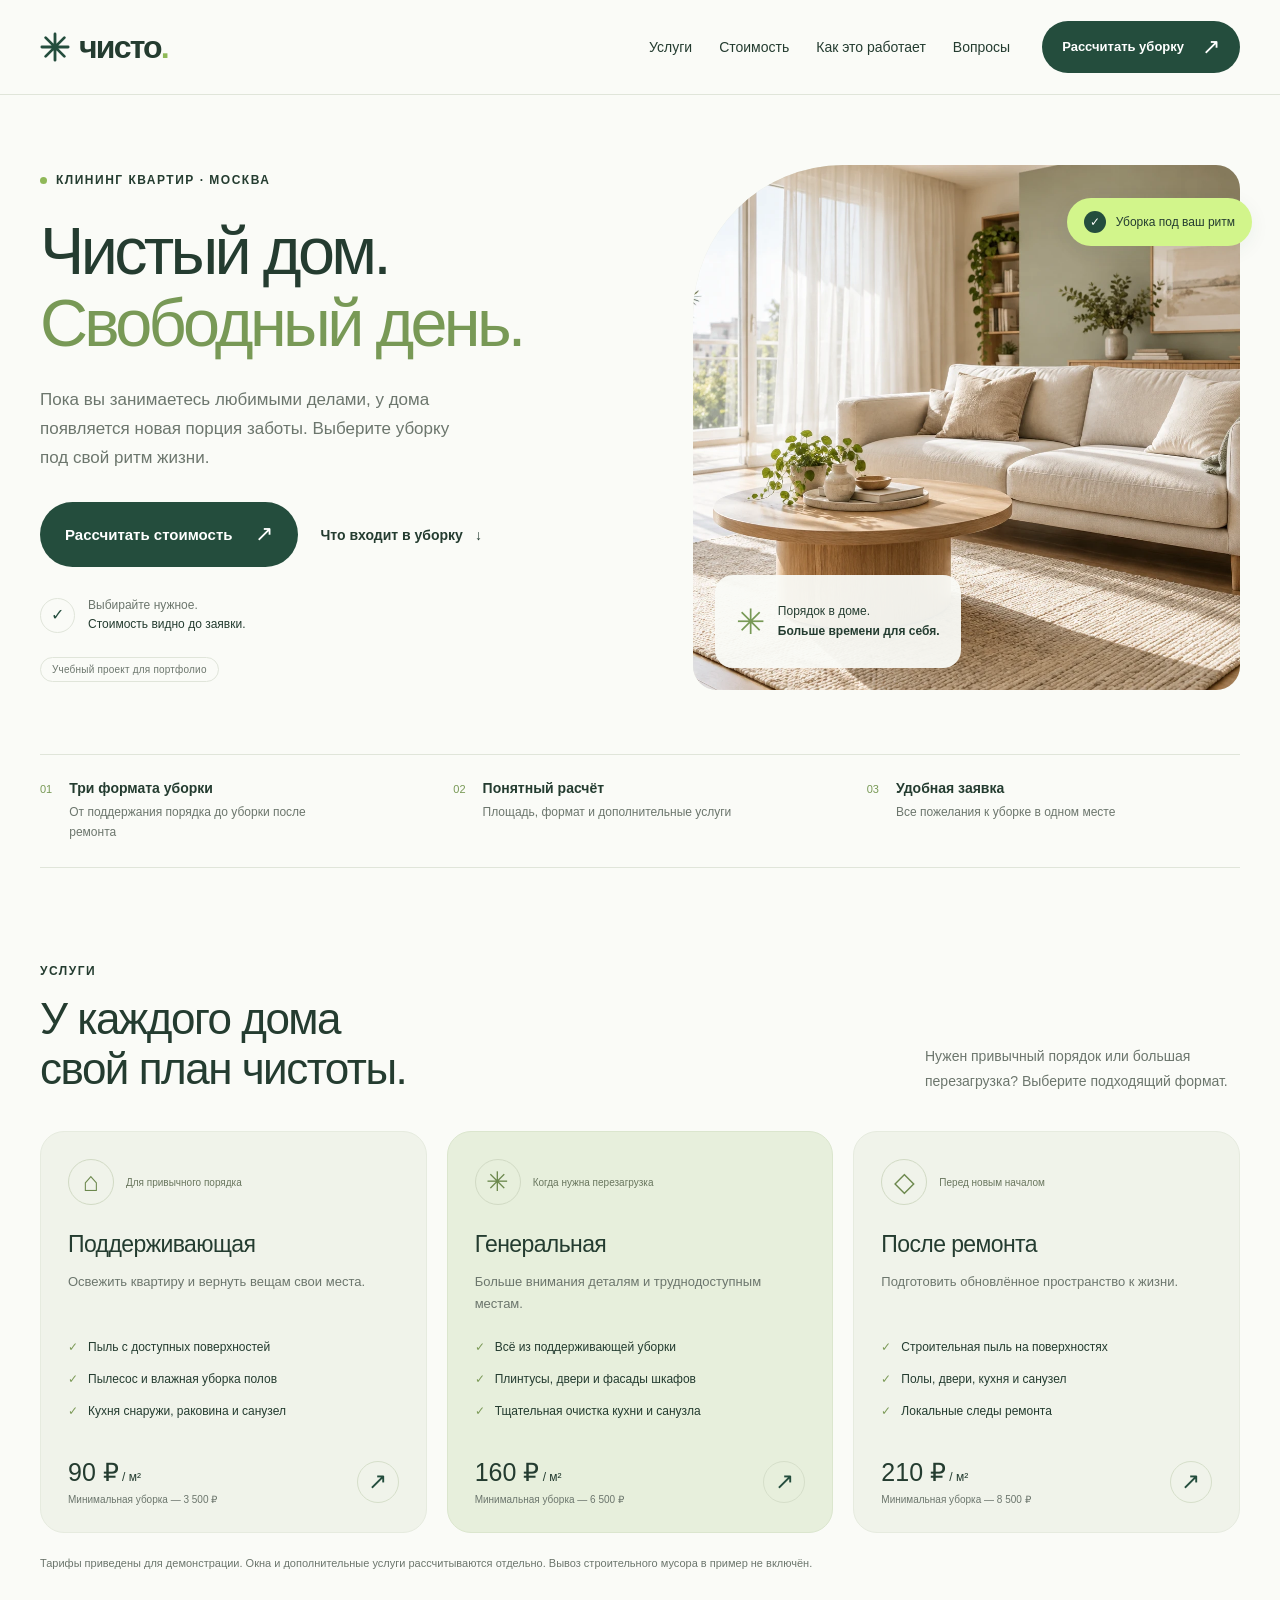
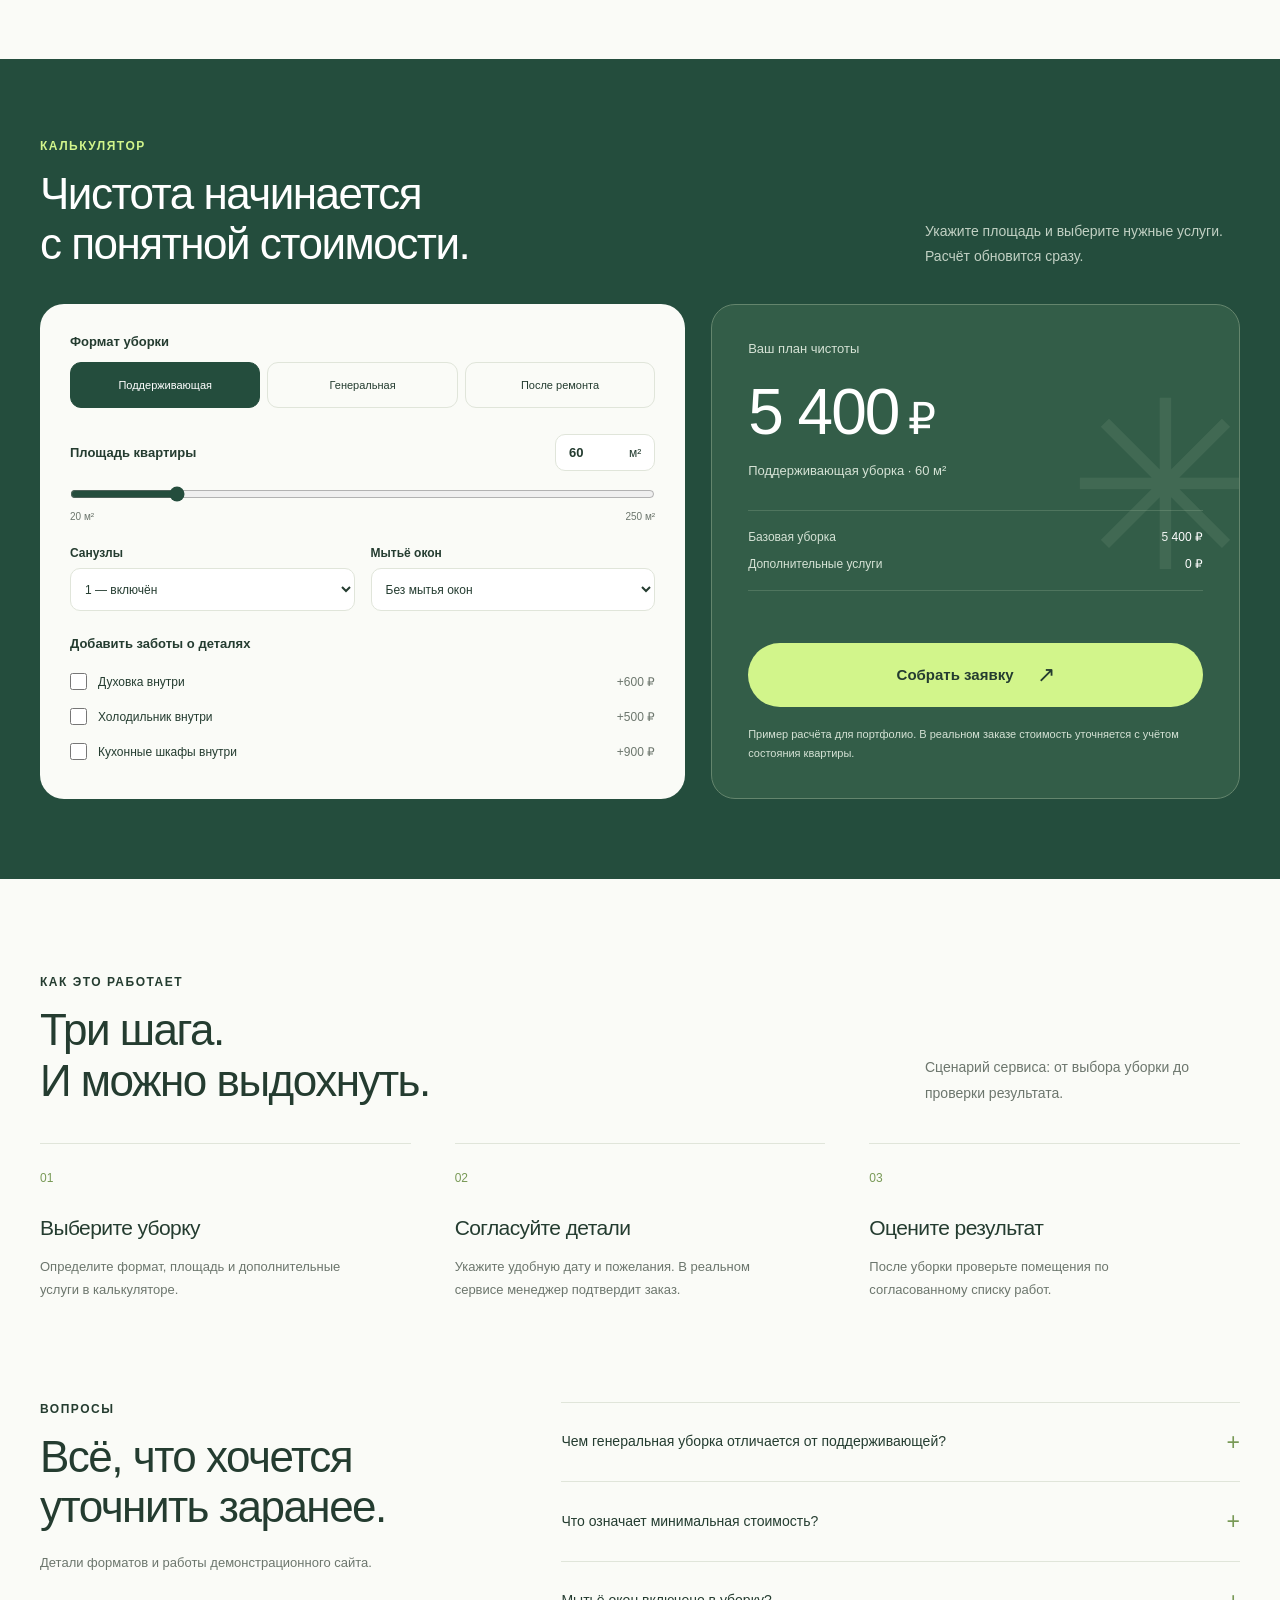
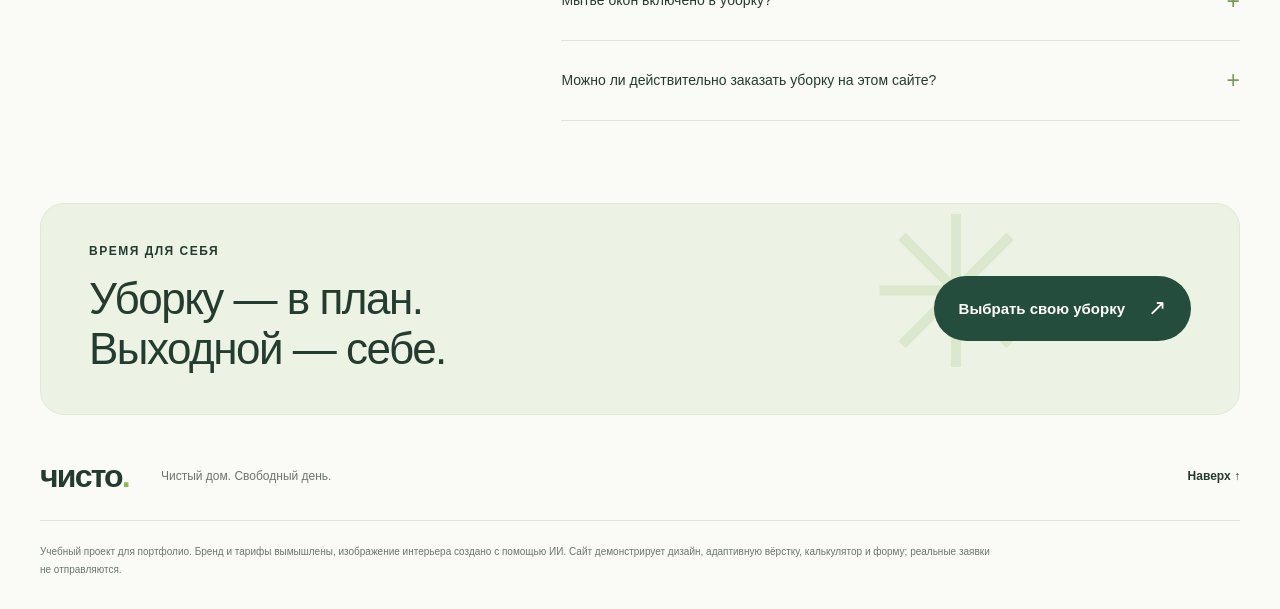
<file: index.html>
<!DOCTYPE html>
<html lang="ru">
<head>
  <meta charset="UTF-8">
  <meta name="viewport" content="width=device-width, initial-scale=1">
  <meta name="description" content="Чисто — демонстрационный сайт клининга. Выберите формат уборки, рассчитайте стоимость и попробуйте форму заявки.">
  <meta name="theme-color" content="#244d3d">
  <title>Чисто — чистый дом, свободный день</title>
  <link rel="icon" href="assets/favicon.svg" type="image/svg+xml">
  <link rel="stylesheet" href="styles.css">
  <script src="calculator.js" defer></script>
  <script src="script.js" defer></script>
</head>
<body>
  <a class="skip-link" href="#main">Перейти к содержимому</a>
  <header class="header">
    <div class="container header-inner">
      <a class="logo" href="#" aria-label="Чисто — на главную"><svg viewBox="0 0 32 32" aria-hidden="true"><path d="M16 2v28M2 16h28M6 6l20 20M6 26 26 6"/></svg>чисто<span>.</span></a>
      <nav id="navigation" class="navigation" aria-label="Основная навигация">
        <a href="#services">Услуги</a><a href="#cost">Стоимость</a><a href="#process">Как это работает</a><a href="#faq">Вопросы</a>
      </nav>
      <a class="button button-small header-cta" href="#cost">Рассчитать уборку <span aria-hidden="true">↗</span></a>
      <button class="menu-toggle" id="menu-toggle" type="button" aria-controls="navigation" aria-expanded="false" aria-label="Открыть меню"><span></span><span></span></button>
    </div>
  </header>

  <main id="main">
    <!-- HTML описывает содержание и структуру страницы. Оформление — в styles.css. -->
    <section class="hero container" aria-labelledby="hero-title">
      <div class="hero-copy">
        <span class="eyebrow"><span class="status-dot"></span> Клининг квартир · Москва</span>
        <h1 id="hero-title">Чистый дом.<br><span>Свободный день.</span></h1>
        <p class="hero-description">Пока вы занимаетесь любимыми делами, у дома появляется новая порция заботы. Выберите уборку под свой ритм жизни.</p>
        <div class="hero-actions"><a class="button" href="#cost">Рассчитать стоимость <span aria-hidden="true">↗</span></a><a class="text-link" href="#services">Что входит в уборку <span aria-hidden="true">↓</span></a></div>
        <div class="hero-note"><span class="note-mark" aria-hidden="true">✓</span><p>Выбирайте нужное.<br><strong>Стоимость видно до заявки.</strong></p></div>
        <span class="demo-badge">Учебный проект для портфолио</span>
      </div>
      <div class="hero-visual">
        <img class="hero-image" src="assets/clean-home.webp" width="1536" height="1024" alt="Светлая гостиная с кремовым диваном, деревянным столиком и растением" fetchpriority="high">
        <div class="image-label"><span class="label-spark" aria-hidden="true">✳</span><div>Порядок в доме.<br><strong>Больше времени для себя.</strong></div></div>
        <div class="floating-tag"><span aria-hidden="true">✓</span> Уборка под ваш ритм</div>
      </div>
    </section>

    <div class="container benefit-strip" aria-label="Особенности сервиса">
      <div><span class="benefit-number">01</span><p><strong>Три формата уборки</strong><span>От поддержания порядка до уборки после ремонта</span></p></div>
      <div><span class="benefit-number">02</span><p><strong>Понятный расчёт</strong><span>Площадь, формат и дополнительные услуги</span></p></div>
      <div><span class="benefit-number">03</span><p><strong>Удобная заявка</strong><span>Все пожелания к уборке в одном месте</span></p></div>
    </div>

    <section id="services" class="section container" aria-labelledby="services-title">
      <div class="section-heading"><div><p class="eyebrow">Услуги</p><h2 id="services-title">У каждого дома<br>свой план чистоты.</h2></div><p>Нужен привычный порядок или большая перезагрузка? Выберите подходящий формат.</p></div>
      <div class="services-grid">
        <article class="service-card"><div class="service-top"><span class="service-icon" aria-hidden="true">⌂</span><span class="service-tag">Для привычного порядка</span></div><h3>Поддерживающая</h3><p class="service-description">Освежить квартиру и вернуть вещам свои места.</p><ul class="check-list"><li>Пыль с доступных поверхностей</li><li>Пылесос и влажная уборка полов</li><li>Кухня снаружи, раковина и санузел</li></ul><div class="service-bottom"><p><strong>90 ₽</strong> / м²<span>Минимальная уборка — 3 500 ₽</span></p><button class="circle-button" type="button" data-service="regular" aria-label="Рассчитать поддерживающую уборку">↗</button></div></article>
        <article class="service-card featured"><div class="service-top"><span class="service-icon" aria-hidden="true">✳</span><span class="service-tag">Когда нужна перезагрузка</span></div><h3>Генеральная</h3><p class="service-description">Больше внимания деталям и труднодоступным местам.</p><ul class="check-list"><li>Всё из поддерживающей уборки</li><li>Плинтусы, двери и фасады шкафов</li><li>Тщательная очистка кухни и санузла</li></ul><div class="service-bottom"><p><strong>160 ₽</strong> / м²<span>Минимальная уборка — 6 500 ₽</span></p><button class="circle-button" type="button" data-service="general" aria-label="Рассчитать генеральную уборку">↗</button></div></article>
        <article class="service-card"><div class="service-top"><span class="service-icon" aria-hidden="true">◇</span><span class="service-tag">Перед новым началом</span></div><h3>После ремонта</h3><p class="service-description">Подготовить обновлённое пространство к жизни.</p><ul class="check-list"><li>Строительная пыль на поверхностях</li><li>Полы, двери, кухня и санузел</li><li>Локальные следы ремонта</li></ul><div class="service-bottom"><p><strong>210 ₽</strong> / м²<span>Минимальная уборка — 8 500 ₽</span></p><button class="circle-button" type="button" data-service="renovation" aria-label="Рассчитать уборку после ремонта">↗</button></div></article>
      </div>
      <p class="section-footnote">Тарифы приведены для демонстрации. Окна и дополнительные услуги рассчитываются отдельно. Вывоз строительного мусора в пример не включён.</p>
    </section>

    <section id="cost" class="cost-section" aria-labelledby="cost-title">
      <div class="container">
        <div class="section-heading cost-heading"><div><p class="eyebrow">Калькулятор</p><h2 id="cost-title">Чистота начинается<br>с понятной стоимости.</h2></div><p>Укажите площадь и выберите нужные услуги. Расчёт обновится сразу.</p></div>
        <div class="calculator-grid">
          <form id="calculator" class="calculator-panel" novalidate>
            <fieldset><legend>Формат уборки</legend><div class="service-options"><label><input type="radio" name="cleaning" value="regular" checked><span>Поддерживающая</span></label><label><input type="radio" name="cleaning" value="general"><span>Генеральная</span></label><label><input type="radio" name="cleaning" value="renovation"><span>После ремонта</span></label></div></fieldset>
            <div class="area-heading"><label for="area">Площадь квартиры</label><div class="number-with-unit"><input id="area" name="area" type="number" min="20" max="250" step="1" value="60" inputmode="numeric" aria-describedby="area-help calc-error"><span>м²</span></div></div>
            <input id="area-range" type="range" min="20" max="250" step="1" value="60" aria-label="Площадь квартиры в квадратных метрах">
            <div id="area-help" class="range-labels"><span>20 м²</span><span>250 м²</span></div>
            <div class="count-fields"><div><label for="bathrooms">Санузлы</label><select id="bathrooms" name="bathrooms"><option value="1">1 — включён</option><option value="2">2 · +700 ₽</option><option value="3">3 · +1 400 ₽</option><option value="4">4 · +2 100 ₽</option></select></div><div><label for="windows">Мытьё окон</label><select id="windows" name="windows"><option value="0">Без мытья окон</option><option value="1">1 окно · +500 ₽</option><option value="2">2 окна · +1 000 ₽</option><option value="3">3 окна · +1 500 ₽</option><option value="4">4 окна · +2 000 ₽</option><option value="5">5 окон · +2 500 ₽</option><option value="6">6 окон · +3 000 ₽</option></select></div></div>
            <fieldset class="extras-fieldset"><legend>Добавить заботы о деталях</legend><label class="extra-option"><input type="checkbox" name="extra" value="oven"><span>Духовка внутри</span><strong>+600 ₽</strong></label><label class="extra-option"><input type="checkbox" name="extra" value="fridge"><span>Холодильник внутри</span><strong>+500 ₽</strong></label><label class="extra-option"><input type="checkbox" name="extra" value="cabinets"><span>Кухонные шкафы внутри</span><strong>+900 ₽</strong></label></fieldset>
            <p id="calc-error" class="error-message" role="status" hidden></p>
          </form>
          <aside class="quote-panel" aria-label="Результат расчёта">
            <span class="quote-label">Ваш план чистоты</span><div class="quote-amount" aria-live="polite" aria-atomic="true"><span id="quote-total">5 400</span><span class="currency"> ₽</span></div><p id="quote-description">Поддерживающая уборка · 60 м²</p>
            <dl class="quote-breakdown"><div><dt>Базовая уборка</dt><dd id="quote-base">5 400 ₽</dd></div><div><dt>Дополнительные услуги</dt><dd id="quote-extras">0 ₽</dd></div></dl>
            <p id="minimum-note" class="minimum-note" hidden>Учтена минимальная стоимость уборки.</p>
            <button id="quote-request" class="button button-lime js-request" type="button">Собрать заявку <span aria-hidden="true">↗</span></button>
            <p class="quote-disclaimer">Пример расчёта для портфолио. В реальном заказе стоимость уточняется с учётом состояния квартиры.</p>
            <div class="quote-decoration" aria-hidden="true">✳</div>
          </aside>
        </div>
      </div>
    </section>

    <section id="process" class="section container" aria-labelledby="process-title">
      <div class="section-heading"><div><p class="eyebrow">Как это работает</p><h2 id="process-title">Три шага.<br>И можно выдохнуть.</h2></div><p>Сценарий сервиса: от выбора уборки до проверки результата.</p></div>
      <ol class="steps"><li><span class="step-number">01</span><h3>Выберите уборку</h3><p>Определите формат, площадь и дополнительные услуги в калькуляторе.</p></li><li><span class="step-number">02</span><h3>Согласуйте детали</h3><p>Укажите удобную дату и пожелания. В реальном сервисе менеджер подтвердит заказ.</p></li><li><span class="step-number">03</span><h3>Оцените результат</h3><p>После уборки проверьте помещения по согласованному списку работ.</p></li></ol>
    </section>

    <section id="faq" class="faq-section container" aria-labelledby="faq-title"><div class="faq-heading"><p class="eyebrow">Вопросы</p><h2 id="faq-title">Всё, что хочется<br>уточнить заранее.</h2><p>Детали форматов и работы демонстрационного сайта.</p></div><div class="faq-list">
      <details><summary>Чем генеральная уборка отличается от поддерживающей?<span aria-hidden="true">+</span></summary><p>В этом примере поддерживающая уборка охватывает доступные поверхности, полы, кухню снаружи и санузел. Генеральная дополнительно включает плинтусы, двери, фасады шкафов и более тщательную очистку кухни и санузла.</p></details>
      <details><summary>Что означает минимальная стоимость?<span aria-hidden="true">+</span></summary><p>Базовая уборка рассчитывается по площади, но не может стоить меньше минимума выбранного формата. Затем к ней добавляются окна, дополнительные санузлы и выбранные услуги.</p></details>
      <details><summary>Мытьё окон включено в уборку?<span aria-hidden="true">+</span></summary><p>В демонстрационном расчёте окна оплачиваются отдельно — по 500 ₽ за окно. Выберите их количество в калькуляторе. Для реальной компании правила для разных размеров окон нужно уточнить отдельно.</p></details>
      <details><summary>Можно ли действительно заказать уборку на этом сайте?<span aria-hidden="true">+</span></summary><p>Это учебный проект, а «Чисто» — вымышленный бренд. Форма позволяет проверить сценарий, сформировать и скачать заявку. Данные не отправляются в компанию, и реальная уборка не бронируется.</p></details>
    </div></section>

    <section class="container closing-section"><div><p class="eyebrow">Время для себя</p><h2>Уборку — в план.<br>Выходной — себе.</h2></div><a class="button" href="#cost">Выбрать свою уборку <span aria-hidden="true">↗</span></a><span class="closing-spark" aria-hidden="true">✳</span></section>
  </main>
  <footer class="footer container"><div class="footer-top"><a class="logo" href="#">чисто<span>.</span></a><p>Чистый дом. Свободный день.</p><a class="text-link" href="#main">Наверх ↑</a></div><p class="footer-note">Учебный проект для портфолио. Бренд и тарифы вымышлены, изображение интерьера создано с помощью ИИ. Сайт демонстрирует дизайн, адаптивную вёрстку, калькулятор и форму; реальные заявки не отправляются.</p></footer>

  <dialog id="request-dialog" aria-labelledby="request-title">
    <div class="dialog-head"><div><p class="eyebrow">Ваш план чистоты</p><h2 id="request-title">Заявка на уборку</h2></div><button id="close-dialog" class="close-button" type="button" aria-label="Закрыть заявку">×</button></div>
    <p id="request-quote" class="request-quote"></p>
    <form id="request-form">
      <p class="demo-form-note">Демо-форма: данные не отправляются, уборка не бронируется.</p>
      <label for="customer-name">Как к вам обращаться</label><input id="customer-name" name="customer" autocomplete="given-name" required minlength="2" maxlength="60" placeholder="Ваше имя">
      <label for="customer-phone">Телефон</label><input id="customer-phone" name="phone" type="tel" autocomplete="tel" required maxlength="25" placeholder="+7 999 123-45-67" aria-describedby="phone-error"><span id="phone-error" class="error-message" hidden></span>
      <div class="form-row"><div><label for="request-date">Удобная дата</label><input id="request-date" name="date" type="date" required></div><div><label for="request-time">Время</label><select id="request-time" name="time"><option>10:00–14:00</option><option>14:00–18:00</option></select></div></div>
      <label for="request-comment">Пожелания <span class="optional">· необязательно</span></label><textarea id="request-comment" name="comment" rows="2" maxlength="400" placeholder="Например, особое внимание кухне"></textarea>
      <button class="button" type="submit">Сформировать демозаявку <span aria-hidden="true">↗</span></button>
    </form>
    <div id="request-result" class="request-result" hidden><span class="success-mark" aria-hidden="true">✓</span><h3>Заявка готова</h3><p>Это демонстрация. Скачайте текст, чтобы посмотреть состав заявки.</p><pre id="request-summary"></pre><button id="download-request" class="button" type="button">Скачать заявку ↓</button><button id="edit-request" class="text-link" type="button">Изменить данные</button></div>
  </dialog>
  <noscript><div class="noscript-note">Для калькулятора и демоформы включите JavaScript. Описание услуг доступно без него.</div></noscript>
</body>
</html>
</file>
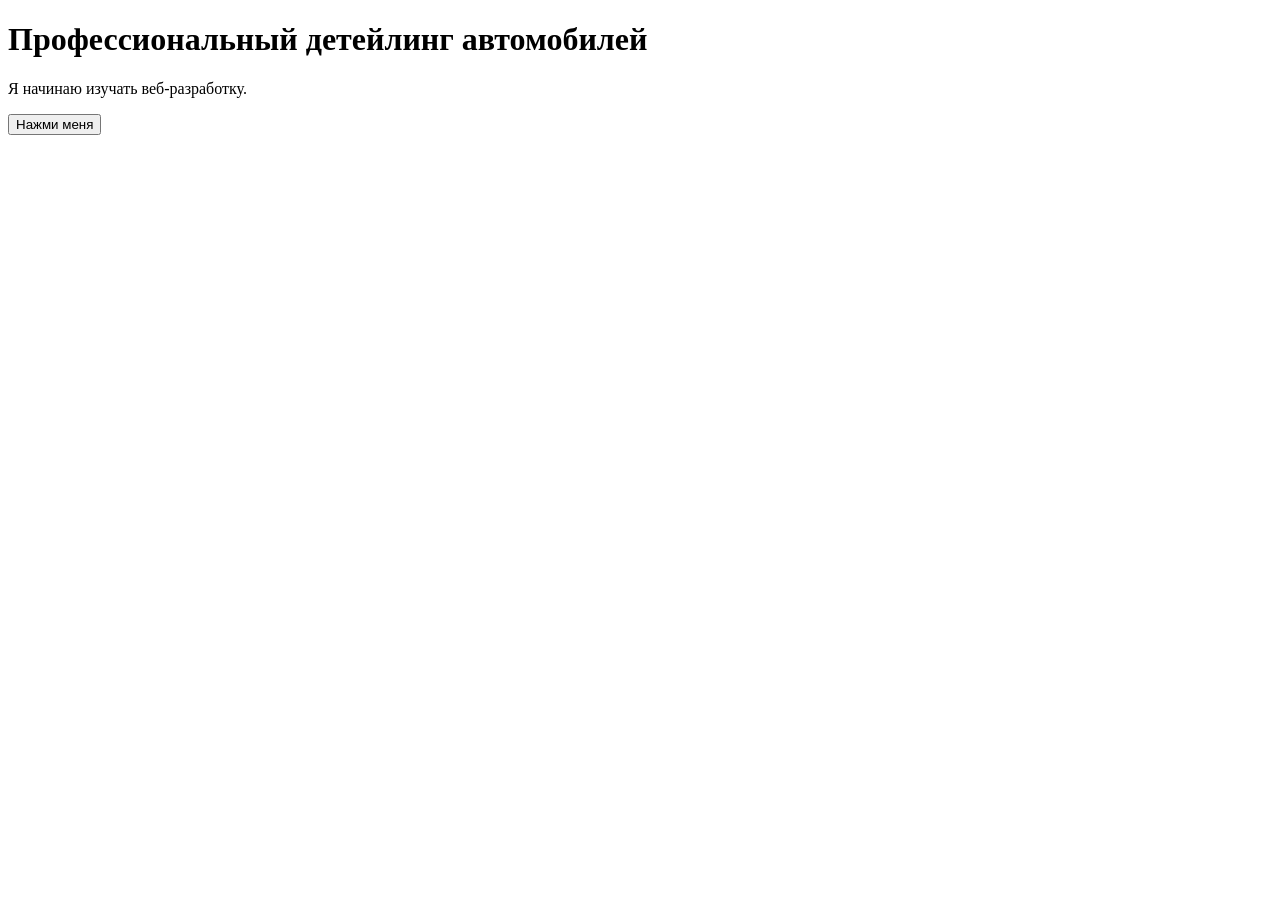
<file: original-index.html>
<!DOCTYPE html>
<html lang="ru">

<head>
    <meta charset="UTF-8">
    <title>Мой первый сайт</title>
</head>

<body>

    <h1>Профессиональный детейлинг автомобилей </h1>

    <p>Я начинаю изучать веб-разработку.</p>

    <button>Нажми меня</button>

</body>

</html>
</file>
<file: styles.css>
/* CSS отвечает за внешний вид. Начни изучение с цветов, .hero и .button. */
:root { --ink:#243c30; --green:#244d3d; --muted:#6c766d; --lime:#d2f58b; --paper:#fafbf7; --line:#e0e5da; --radius:24px; }
* { box-sizing:border-box; }
html { scroll-behavior:smooth; scroll-padding-top:100px; }
body { margin:0; background:var(--paper); color:var(--ink); font-family:Arial,"Segoe UI",sans-serif; -webkit-font-smoothing:antialiased; }
button,input,select,textarea { font:inherit; }
button,a,input,select,textarea,summary { -webkit-tap-highlight-color:transparent; }
button { cursor:pointer; }
a { color:inherit; text-decoration:none; }
img { display:block; max-width:100%; }
h1,h2,h3,p { margin:0; }
ul,ol { margin:0; }
[hidden] { display:none !important; }
:focus-visible { outline:3px solid #86ac45; outline-offset:5px; }
.container { width:min(1200px,calc(100% - 80px)); margin-inline:auto; }
.skip-link { position:fixed; top:-80px; left:20px; z-index:100; background:var(--lime); padding:16px; border-radius:12px; }
.skip-link:focus { top:16px; }
.header { border-bottom:1px solid var(--line); background:var(--paper); }
.header-inner { min-height:94px; display:flex; align-items:center; gap:32px; }
.logo { display:inline-flex; align-items:center; font-size:32px; font-weight:700; letter-spacing:-1.8px; white-space:nowrap; }
.logo svg { width:30px; height:30px; margin-right:9px; stroke:var(--green); stroke-width:3; stroke-linecap:round; }
.logo>span { color:#8eb957; }
.navigation { display:flex; gap:27px; align-items:center; margin-left:auto; font-size:14px; }
.navigation a { transition:color .2s; }
.navigation a:hover { color:#6c8c3e; }
.button { display:inline-flex; align-items:center; justify-content:center; gap:23px; min-height:56px; padding:17px 24px; border:1px solid transparent; border-radius:100px; background:var(--green); color:white; font-size:15px; font-weight:600; line-height:1.3; transition:background .2s,transform .2s; }
.button:hover { background:#33634c; transform:translateY(-2px); }
.button:disabled { opacity:.5; cursor:not-allowed; transform:none; }
.button>span { font-size:22px; font-weight:400; }
.button-small { font-size:13px; min-height:46px; padding:11px 19px; gap:18px; }
.text-link { display:inline-flex; gap:12px; align-items:center; border:0; background:none; padding:4px 0; font-size:14px; font-weight:600; }
.text-link:hover { text-decoration:underline; text-underline-offset:5px; }
.menu-toggle { display:none; }
.hero { padding-top:54px; padding-bottom:48px; display:grid; grid-template-columns:1.12fr 1fr; align-items:center; gap:40px; }
.hero-copy { padding:24px 0; }
.eyebrow { display:flex; align-items:center; gap:9px; font-size:12px; font-weight:600; letter-spacing:1.5px; text-transform:uppercase; }
.status-dot { width:7px; height:7px; border-radius:50%; background:#8fb858; }
h1 { margin-top:29px; font-size:clamp(42px,5.2vw,69px); line-height:1.08; letter-spacing:-3.7px; font-weight:500; }
h1>span { color:#789956; }
.hero-description { max-width:440px; margin-top:26px; color:var(--muted); font-size:17px; line-height:1.7; }
.hero-actions { display:flex; gap:22px; flex-wrap:wrap; align-items:center; margin-top:30px; }
.hero-note { display:flex; align-items:center; gap:13px; margin-top:29px; font-size:12px; line-height:1.6; color:var(--muted); }
.hero-note strong { color:var(--ink); font-weight:500; }
.note-mark { display:grid; place-items:center; width:35px; height:35px; border:1px solid var(--line); border-radius:50%; color:var(--green); font-size:16px; }
.demo-badge { display:inline-block; margin-top:23px; padding:6px 11px; border:1px solid var(--line); border-radius:30px; font-size:10px; color:var(--muted); letter-spacing:.2px; }
.hero-visual { position:relative; min-width:0; height:525px; }
.hero-image { height:100%; width:100%; object-fit:cover; object-position:58% center; border-radius:150px 24px 24px 24px; background:#e9ecdf; }
.image-label { display:flex; align-items:center; gap:13px; position:absolute; bottom:22px; left:22px; right:22px; width:max-content; max-width:calc(100% - 44px); padding:17px 21px; border-radius:18px; background:rgba(250,251,247,.94); font-size:12px; line-height:1.7; }
.label-spark { font-size:35px; color:#789956; }
.image-label strong { font-weight:600; }
.floating-tag { position:absolute; right:-12px; top:33px; display:flex; align-items:center; gap:10px; padding:13px 17px; border-radius:100px; font-size:12px; background:var(--lime); color:var(--ink); box-shadow:0 5px 20px #244d3d10; }
.floating-tag>span { display:grid; place-items:center; width:22px; height:22px; background:var(--green); color:white; border-radius:50%; }
.benefit-strip { display:grid; grid-template-columns:repeat(3,1fr); gap:40px; border-block:1px solid var(--line); padding-block:25px; }
.benefit-strip>div { display:flex; gap:17px; align-items:flex-start; }
.benefit-number { font-size:11px; color:#789956; padding-top:3px; }
.benefit-strip strong { display:block; font-size:14px; font-weight:600; margin-bottom:7px; }
.benefit-strip p>span { display:block; max-width:260px; font-size:12px; line-height:1.6; color:var(--muted); }
.section { padding-top:96px; padding-bottom:86px; }
.section-heading { display:flex; justify-content:space-between; gap:30px; align-items:flex-end; margin-bottom:37px; }
.section-heading h2,.faq-heading h2 { margin-top:16px; }
h2 { font-weight:500; font-size:clamp(29px,3.6vw,44px); line-height:1.14; letter-spacing:-1.5px; }
.section-heading>p { max-width:315px; font-size:14px; line-height:1.8; color:var(--muted); }
.services-grid { display:grid; grid-template-columns:repeat(3,1fr); gap:20px; }
.service-card { background:#f0f3ea; border:1px solid #e6ebdf; border-radius:var(--radius); padding:27px; display:flex; flex-direction:column; }
.service-card.featured { background:#e7efdc; border-color:#dbe6ce; }
.service-top { display:flex; align-items:center; gap:12px; margin-bottom:26px; }
.service-icon { display:grid; place-items:center; width:46px; height:46px; border:1px solid #d1dac4; border-radius:50%; font-size:27px; color:#6c884d; flex-shrink:0; }
.service-tag { font-size:10px; line-height:1.5; color:#69765e; }
h3 { font-size:23px; letter-spacing:-.6px; font-weight:500; }
.service-description { margin-top:13px; margin-bottom:21px; min-height:46px; font-size:13px; line-height:1.7; color:var(--muted); }
.check-list { list-style:none; padding:0; font-size:12px; line-height:1.65; }
.check-list li { position:relative; padding-left:20px; margin-bottom:12px; }
.check-list li:before { content:'✓'; position:absolute; left:0; color:#7c9a58; }
.service-bottom { display:flex; justify-content:space-between; align-items:center; gap:8px; padding-top:25px; margin-top:auto; }
.service-bottom p { font-size:12px; }
.service-bottom strong { font-size:25px; font-weight:500; }
.service-bottom p>span { display:block; margin-top:7px; font-size:10px; color:var(--muted); }
.circle-button { border:1px solid #d6dfca; border-radius:50%; width:42px; height:42px; background:transparent; color:var(--green); font-size:23px; flex-shrink:0; transition:background .2s; }
.circle-button:hover { background:var(--lime); }
.section-footnote { margin-top:21px; font-size:11px; color:var(--muted); line-height:1.7; max-width:820px; }
.cost-section { background:var(--green); color:white; padding:80px 0; }
.cost-heading { margin-bottom:35px; }
.cost-heading .eyebrow { color:var(--lime); }
.cost-heading>p { color:#c2d1c4; }
.calculator-grid { display:grid; grid-template-columns:1.22fr 1fr; gap:26px; align-items:stretch; }
.calculator-panel { background:var(--paper); color:var(--ink); border-radius:var(--radius); padding:30px; }
fieldset { border:0; padding:0; margin:0; min-width:0; }
legend { font-size:13px; font-weight:600; margin-bottom:13px; padding:0; }
.service-options { display:flex; gap:7px; }
.service-options label { flex:1; cursor:pointer; }
.service-options input { position:absolute; opacity:0; width:1px; height:1px; }
.service-options span { display:flex; justify-content:center; align-items:center; text-align:center; min-height:46px; padding:9px; font-size:11px; border:1px solid var(--line); border-radius:11px; transition:background .2s; }
.service-options input:checked+span { background:var(--green); color:white; border-color:var(--green); }
.service-options input:focus-visible+span { outline:3px solid #86ac45; outline-offset:3px; }
.area-heading { display:flex; align-items:center; justify-content:space-between; margin-top:26px; margin-bottom:15px; font-size:13px; font-weight:600; }
.number-with-unit { display:flex; align-items:center; border:1px solid var(--line); border-radius:10px; background:white; padding-right:13px; }
.number-with-unit input { width:73px; border:0; background:transparent; padding:10px 8px 10px 13px; color:var(--ink); }
.number-with-unit span { font-weight:400; font-size:12px; }
input[type=range] { display:block; width:100%; accent-color:var(--green); cursor:pointer; margin:0; }
.range-labels { display:flex; justify-content:space-between; color:var(--muted); font-size:10px; margin-top:9px; }
.count-fields { display:grid; grid-template-columns:1fr 1fr; gap:16px; margin-top:24px; }
.count-fields label { display:block; font-size:12px; font-weight:600; margin-bottom:8px; }
select { width:100%; border:1px solid var(--line); border-radius:10px; background:white; padding:12px 10px; color:var(--ink); font-size:12px; min-height:43px; }
.extras-fieldset { margin-top:25px; }
.extra-option { display:flex; align-items:center; gap:11px; padding:9px 0; cursor:pointer; font-size:12px; }
.extra-option input { accent-color:var(--green); width:17px; height:17px; margin:0; }
.extra-option strong { margin-left:auto; font-weight:400; color:var(--muted); white-space:nowrap; }
.quote-panel { overflow:hidden; position:relative; background:#335d48; padding:36px; border:1px solid #64856d; border-radius:var(--radius); display:flex; flex-direction:column; }
.quote-label { font-size:13px; color:#d5e2d5; }
.quote-amount { position:relative; z-index:1; margin-top:21px; font-size:clamp(43px,5vw,64px); line-height:1.1; letter-spacing:-2px; font-weight:500; }
.currency { font-size:.68em; }
#quote-description { margin-top:15px; color:#d5e2d5; font-size:13px; }
.quote-breakdown { margin:32px 0 18px; border-block:1px solid #78998066; padding:19px 0; }
.quote-breakdown>div { display:flex; justify-content:space-between; gap:12px; font-size:12px; margin-bottom:13px; }
.quote-breakdown>div:last-child { margin-bottom:0; }
.quote-breakdown dt { color:#d5e2d5; }
.quote-breakdown dd { margin:0; white-space:nowrap; }
.minimum-note { font-size:11px; color:var(--lime); margin-bottom:18px; line-height:1.5; }
.button-lime { background:var(--lime); color:var(--ink); margin-top:auto; position:relative; z-index:1; }
.button-lime:hover { background:#dff7b7; }
.quote-disclaimer { position:relative; z-index:1; margin-top:18px; font-size:11px; color:#d5e2d5; line-height:1.7; }
.quote-decoration { position:absolute; right:-25px; top:65px; color:#9fbb9924; font-size:235px; line-height:1; pointer-events:none; }
.error-message { color:#a33123; font-size:12px; line-height:1.5; margin-top:11px; }
.steps { list-style:none; padding:0; display:grid; grid-template-columns:repeat(3,1fr); gap:44px; }
.steps li { border-top:1px solid var(--line); padding-top:24px; }
.step-number { font-size:12px; color:#789956; }
.steps h3 { font-size:21px; margin-top:30px; }
.steps p { margin-top:15px; font-size:13px; line-height:1.8; color:var(--muted); max-width:315px; }
.faq-section { display:grid; grid-template-columns:.85fr 1.25fr; gap:60px; padding-top:14px; padding-bottom:82px; }
.faq-heading>p:last-child { margin-top:20px; font-size:13px; color:var(--muted); line-height:1.7; }
.faq-list { border-top:1px solid var(--line); }
.faq-list details { border-bottom:1px solid var(--line); }
summary { list-style:none; display:flex; align-items:center; justify-content:space-between; gap:20px; padding:22px 0; font-size:14px; line-height:1.5; cursor:pointer; }
summary::-webkit-details-marker { display:none; }
summary>span { font-size:23px; color:#789956; transition:transform .2s; }
details[open] summary>span { transform:rotate(45deg); }
details>p { padding:0 30px 23px 0; color:var(--muted); font-size:13px; line-height:1.8; }
.closing-section { position:relative; overflow:hidden; display:flex; justify-content:space-between; align-items:center; gap:30px; background:#edf3e4; border:1px solid #e0e9d6; border-radius:var(--radius); padding:40px 48px; }
.closing-section h2 { margin-top:16px; }
.closing-section>.button { position:relative; z-index:1; }
.closing-spark { font-size:210px; color:#dce8cd; position:absolute; right:195px; top:-14px; line-height:1; pointer-events:none; }
.footer { padding-top:43px; padding-bottom:30px; }
.footer-top { display:flex; align-items:center; gap:32px; padding-bottom:25px; border-bottom:1px solid var(--line); }
.footer-top p { font-size:12px; color:var(--muted); }
.footer-top>.text-link { margin-left:auto; font-size:12px; }
.footer-note { max-width:960px; margin-top:22px; font-size:10px; line-height:1.8; color:var(--muted); }
dialog { width:min(540px,calc(100% - 28px)); max-height:calc(100dvh - 40px); border:0; border-radius:25px; padding:29px; color:var(--ink); background:var(--paper); box-shadow:0 25px 100px #14261b33; }
dialog::backdrop { background:#10271c99; backdrop-filter:blur(4px); }
.dialog-head { display:flex; justify-content:space-between; gap:15px; align-items:flex-start; }
.dialog-head .eyebrow { font-size:10px; }
.dialog-head h2 { font-size:29px; margin-top:10px; }
.close-button { border:1px solid var(--line); width:34px; height:34px; background:none; border-radius:50%; font-size:25px; color:var(--ink); flex-shrink:0; }
.request-quote { padding:14px 16px; border-radius:12px; background:#e9f0de; margin-top:20px; font-size:12px; line-height:1.6; }
.demo-form-note { font-size:11px; line-height:1.6; color:var(--muted); margin:14px 0 18px; }
#request-form>label,.form-row label { display:block; font-size:12px; font-weight:600; margin-top:15px; margin-bottom:7px; }
#request-form input,#request-form textarea { width:100%; min-height:43px; padding:12px; border:1px solid var(--line); border-radius:10px; color:var(--ink); background:white; font-size:13px; }
#request-form textarea { resize:vertical; }
.form-row { display:grid; grid-template-columns:1fr 1fr; gap:14px; }
.form-row>div { min-width:0; }
#request-form>.button { width:100%; margin-top:20px; font-size:13px; }
.optional { color:var(--muted); font-weight:400; font-size:11px; }
.success-mark { display:grid; place-items:center; width:45px; height:45px; border-radius:50%; background:var(--lime); margin:20px 0 15px; font-size:24px; }
.request-result>p { color:var(--muted); font-size:12px; line-height:1.7; margin-top:10px; }
.request-result pre { white-space:pre-wrap; overflow-wrap:anywhere; background:white; border:1px solid var(--line); border-radius:12px; padding:15px; font:12px/1.7 Arial,sans-serif; }
.request-result>.button { width:100%; }
.request-result>.text-link { display:flex; margin:14px auto 0; }
.noscript-note { padding:14px; text-align:center; background:var(--lime); font-size:12px; }

/* Адаптация: эти правила применяются при узком окне или на телефоне. */
@media(max-width:1100px) {
  .container { width:calc(100% - 48px); }
  .header-inner { gap:20px; }
  .navigation { gap:16px; font-size:12px; }
  .header-cta { gap:12px; font-size:11px; padding:10px 14px; }
  .hero { gap:26px; }
  h1 { font-size:clamp(42px,5.2vw,60px); letter-spacing:-2.7px; }
  .hero-visual { height:500px; }
  .hero-actions { gap:17px; }
  .hero-actions .button { font-size:13px; padding-inline:20px; }
  .hero-actions .text-link { font-size:12px; }
  .service-card { padding:22px; }
  .service-card h3 { font-size:21px; }
  .calculator-panel,.quote-panel { padding:26px; }
  .service-options span { font-size:10px; padding:8px 5px; }
  .faq-section { gap:35px; }
}
@media(max-width:800px) {
  html { scroll-padding-top:25px; }
  .header-inner { min-height:77px; position:relative; }
  .logo { font-size:29px; }
  .header-cta { margin-left:auto; }
  .menu-toggle { display:flex; flex-direction:column; justify-content:center; gap:6px; width:36px; height:36px; padding:7px; border:0; background:none; }
  .menu-toggle>span { height:2px; background:var(--green); width:22px; }
  .navigation { display:none; position:absolute; top:77px; left:-24px; right:-24px; z-index:10; padding:22px 24px; background:var(--paper); border-bottom:1px solid var(--line); font-size:15px; }
  .navigation.is-open { display:flex; flex-direction:column; align-items:flex-start; gap:20px; }
  .hero { padding-top:30px; grid-template-columns:1fr; gap:30px; }
  .hero-copy { padding-top:8px; padding-bottom:0; }
  h1 { font-size:clamp(41px,8vw,66px); }
  .hero-description { max-width:520px; font-size:16px; }
  .hero-visual { height:430px; }
  .hero-image { border-top-left-radius:100px; object-position:center 58%; }
  .hero-note { margin-top:23px; }
  .demo-badge { margin-top:17px; }
  .benefit-strip { gap:23px; }
  .benefit-strip>div { gap:10px; }
  .benefit-strip strong { font-size:12px; }
  .benefit-strip p>span { font-size:11px; }
  .section { padding-top:65px; padding-bottom:60px; }
  .section-heading { align-items:flex-start; }
  .section-heading>p { max-width:250px; font-size:12px; }
  h2 { font-size:34px; }
  .services-grid { grid-template-columns:1fr; }
  .service-card { padding:27px; }
  .service-card h3 { font-size:25px; }
  .service-top { margin-bottom:19px; }
  .service-description { min-height:0; }
  .service-bottom { padding-top:16px; }
  .calculator-grid { grid-template-columns:1fr; gap:20px; }
  .cost-section { padding:60px 0; }
  .service-options span { font-size:12px; }
  .quote-amount { font-size:58px; }
  .quote-breakdown { margin-top:25px; }
  .quote-panel .button { margin-top:8px; }
  .steps { gap:25px; }
  .steps h3 { font-size:18px; }
  .steps p { font-size:12px; }
  .faq-section { grid-template-columns:1fr; gap:28px; padding-top:8px; padding-bottom:55px; }
  .closing-section { padding:30px; }
  .closing-section h2 { font-size:32px; }
  .closing-spark { right:150px; }
}
@media(max-width:480px) {
  .container { width:calc(100% - 36px); }
  .header-inner { gap:12px; }
  .logo { font-size:27px; }
  .logo svg { width:25px; height:25px; margin-right:6px; }
  .header-cta { font-size:10px; gap:5px; min-height:38px; padding:8px 12px; }
  .header-cta>span { font-size:17px; }
  .menu-toggle { width:29px; padding:4px; }
  .navigation { left:-18px; right:-18px; padding-inline:18px; }
  .hero { padding-top:24px; padding-bottom:28px; gap:26px; }
  .eyebrow { font-size:10px; letter-spacing:1.15px; }
  h1 { font-size:clamp(34px,9.6vw,45px); letter-spacing:-2px; margin-top:23px; }
  .hero-description { font-size:14px; margin-top:21px; }
  .hero-actions { align-items:flex-start; flex-direction:column; gap:18px; margin-top:24px; }
  .hero-actions>.button { font-size:13px; }
  .hero-visual { height:355px; }
  .hero-image { border-radius:85px 20px 20px 20px; }
  .floating-tag { right:-5px; top:21px; font-size:10px; padding:10px 12px; }
  .floating-tag>span { width:18px; height:18px; }
  .image-label { left:15px; bottom:15px; padding:12px 15px; font-size:11px; gap:10px; }
  .label-spark { font-size:28px; }
  .benefit-strip { grid-template-columns:1fr; gap:19px; padding-block:23px; }
  .benefit-strip>div { gap:16px; }
  .benefit-strip p>span { max-width:none; }
  .benefit-strip strong { font-size:13px; margin-bottom:4px; }
  .section-heading { flex-direction:column; gap:18px; margin-bottom:27px; }
  .section-heading>p { max-width:none; font-size:13px; }
  h2 { font-size:31px; letter-spacing:-1.1px; }
  .service-card { padding:24px; }
  .calculator-panel,.quote-panel { padding:23px 20px; }
  .service-options { flex-wrap:wrap; }
  .service-options label { flex:1 1 calc(50% - 7px); }
  .service-options span { font-size:11px; min-height:41px; }
  .count-fields { gap:12px; }
  select { font-size:11px; padding-inline:8px; }
  .extra-option { font-size:11px; gap:8px; }
  .quote-amount { font-size:53px; }
  .steps { grid-template-columns:1fr; gap:28px; }
  .steps h3 { margin-top:14px; font-size:21px; }
  .steps p { max-width:none; font-size:13px; margin-top:10px; }
  summary { font-size:13px; padding:18px 0; }
  .closing-section { flex-direction:column; align-items:flex-start; padding:27px 24px; gap:25px; }
  .closing-section h2 { font-size:31px; position:relative; z-index:1; }
  .closing-spark { right:-38px; top:2px; }
  .footer-top { flex-wrap:wrap; gap:14px; }
  .footer-top p { font-size:10px; flex-basis:calc(100% - 115px); }
  .footer-top>.text-link { margin-left:0; }
  dialog { padding:23px 20px; }
  .dialog-head h2 { font-size:27px; }
  .form-row { gap:10px; }
}
@media(prefers-reduced-motion:reduce) { html { scroll-behavior:auto; } *,*:before,*:after { transition:none !important; } }
</file>
